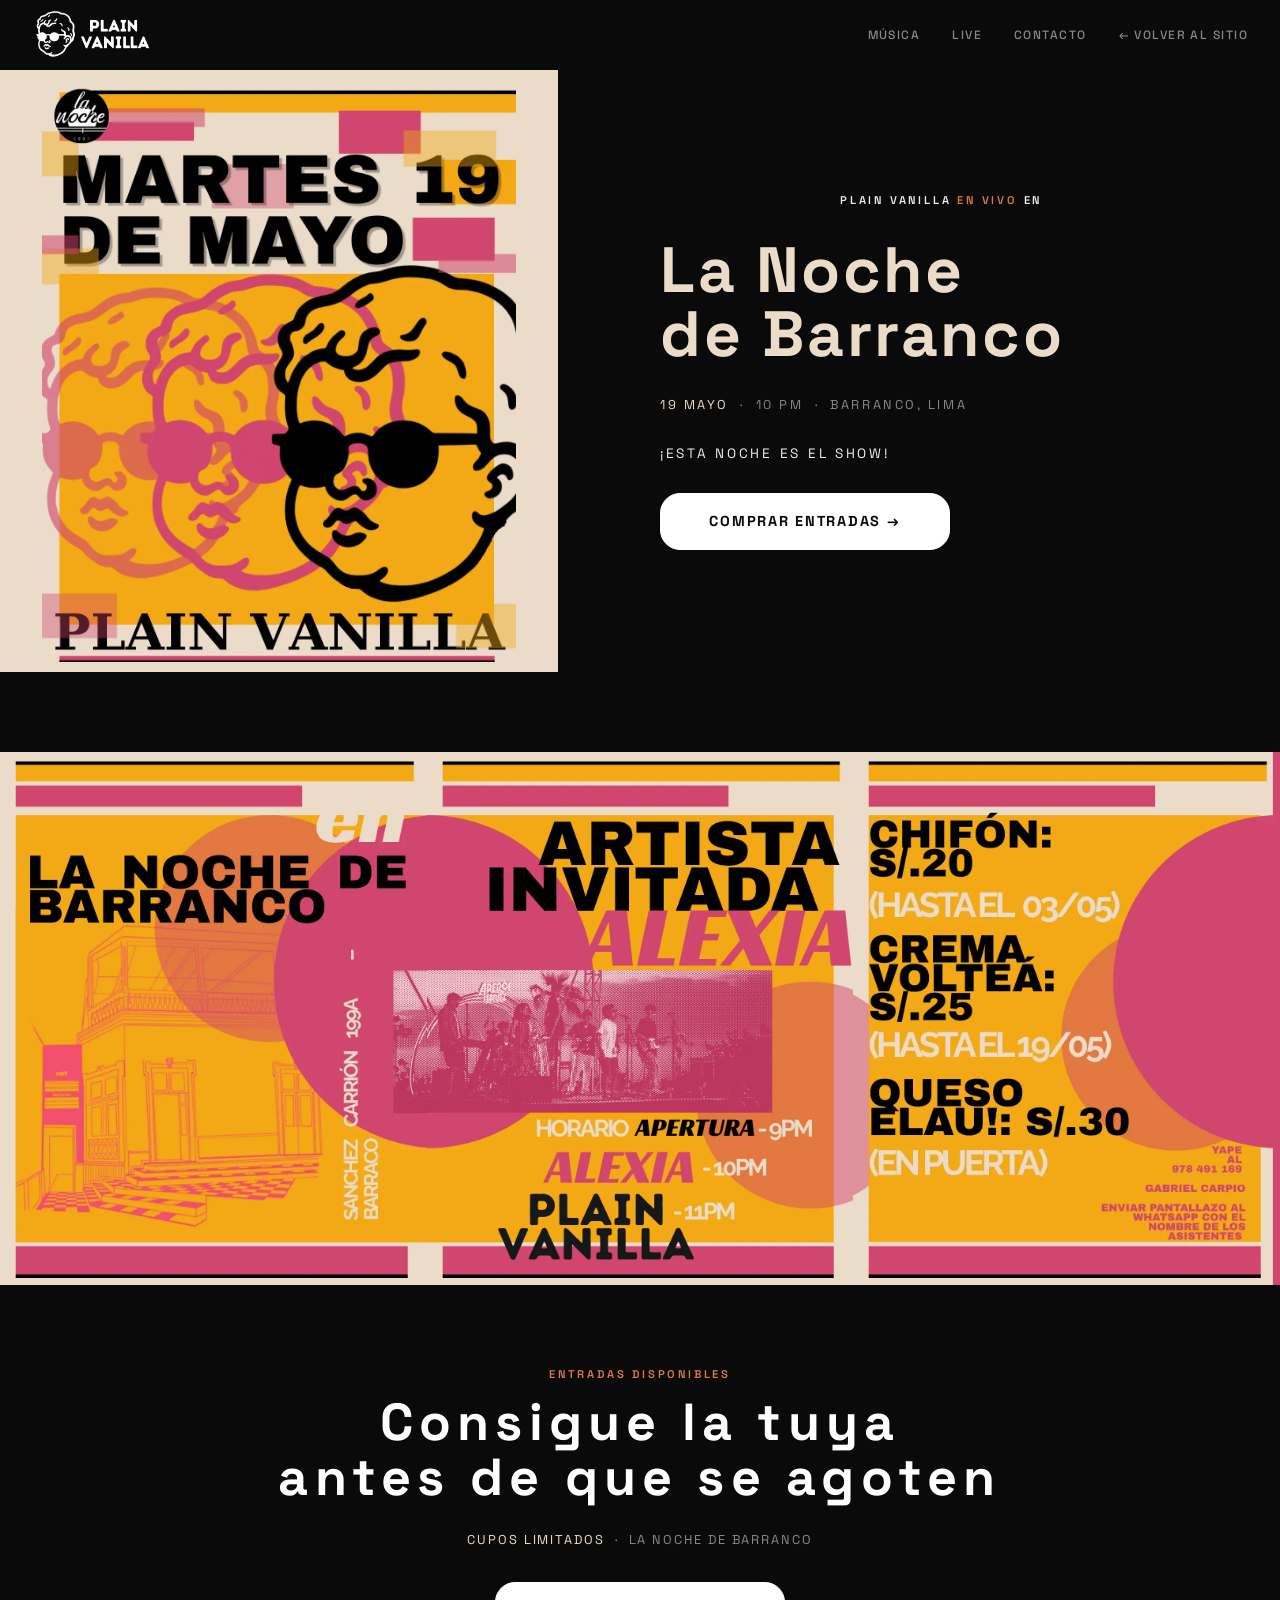
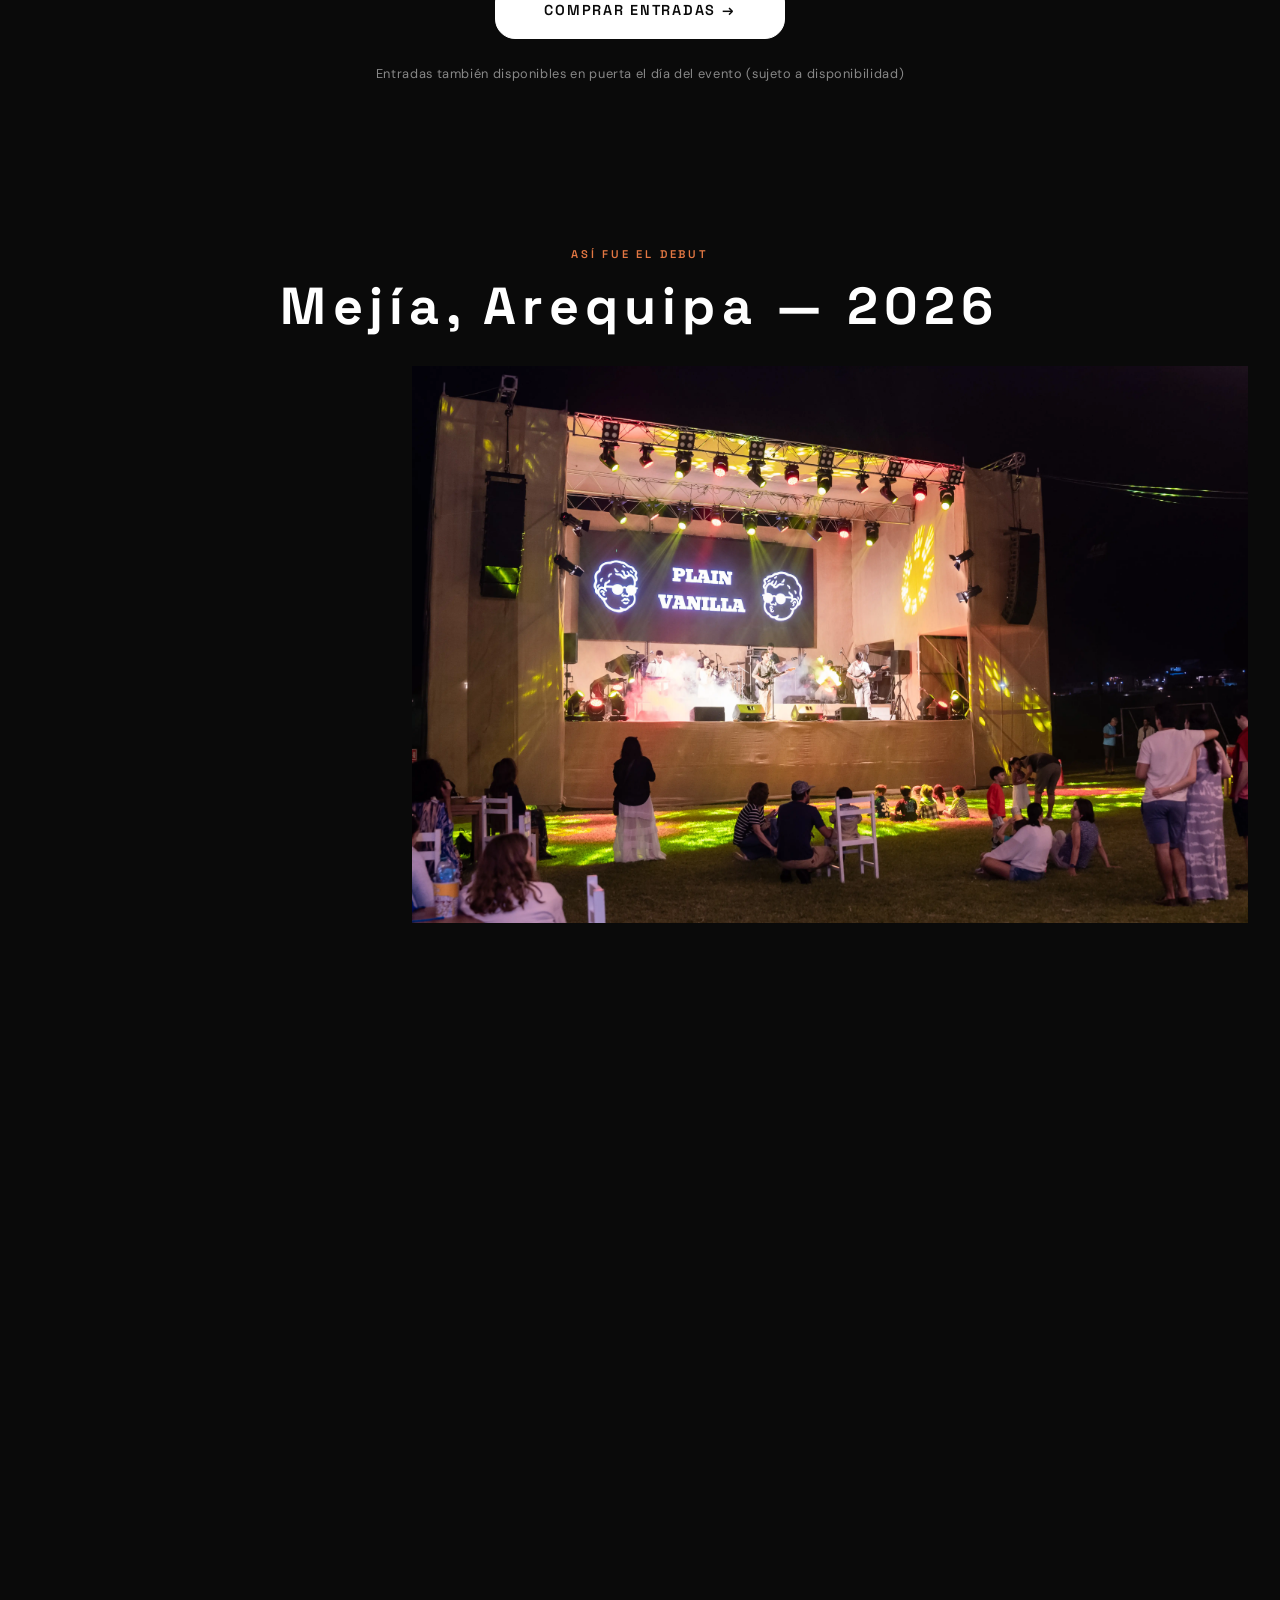
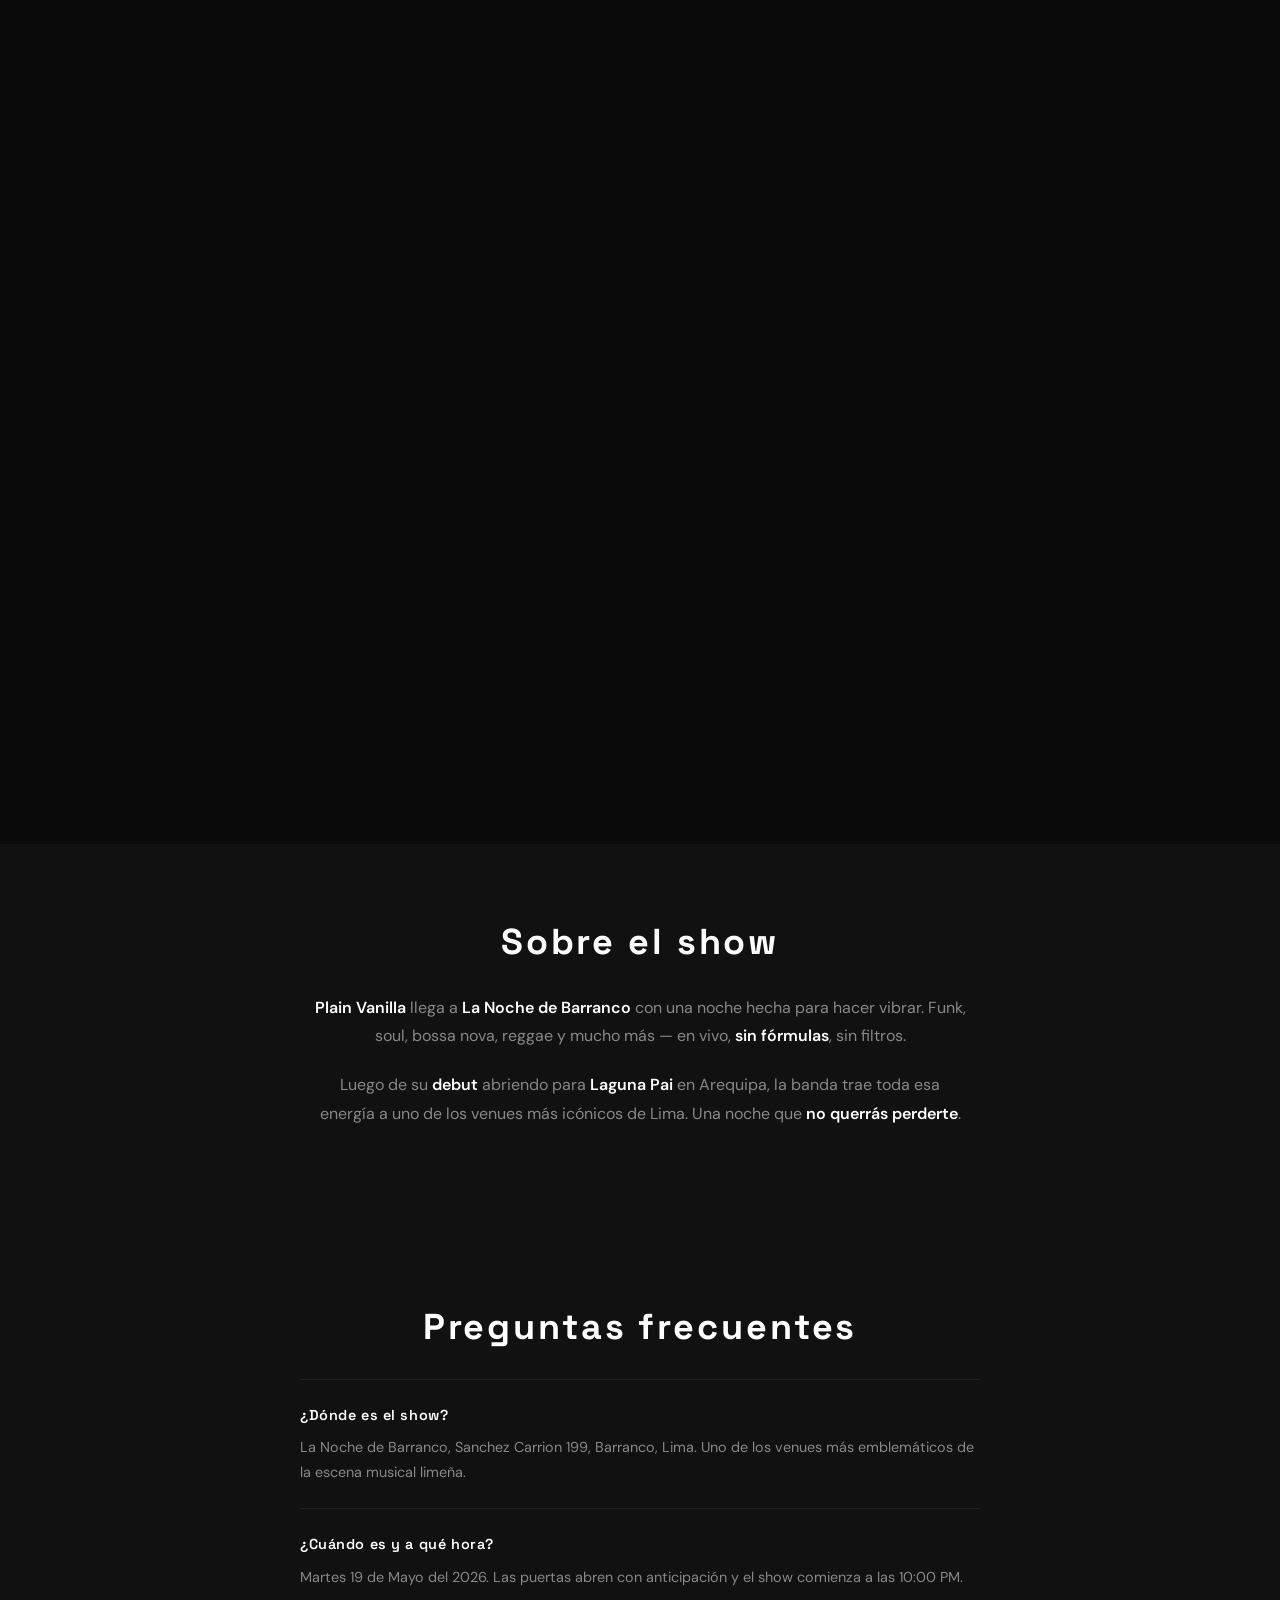
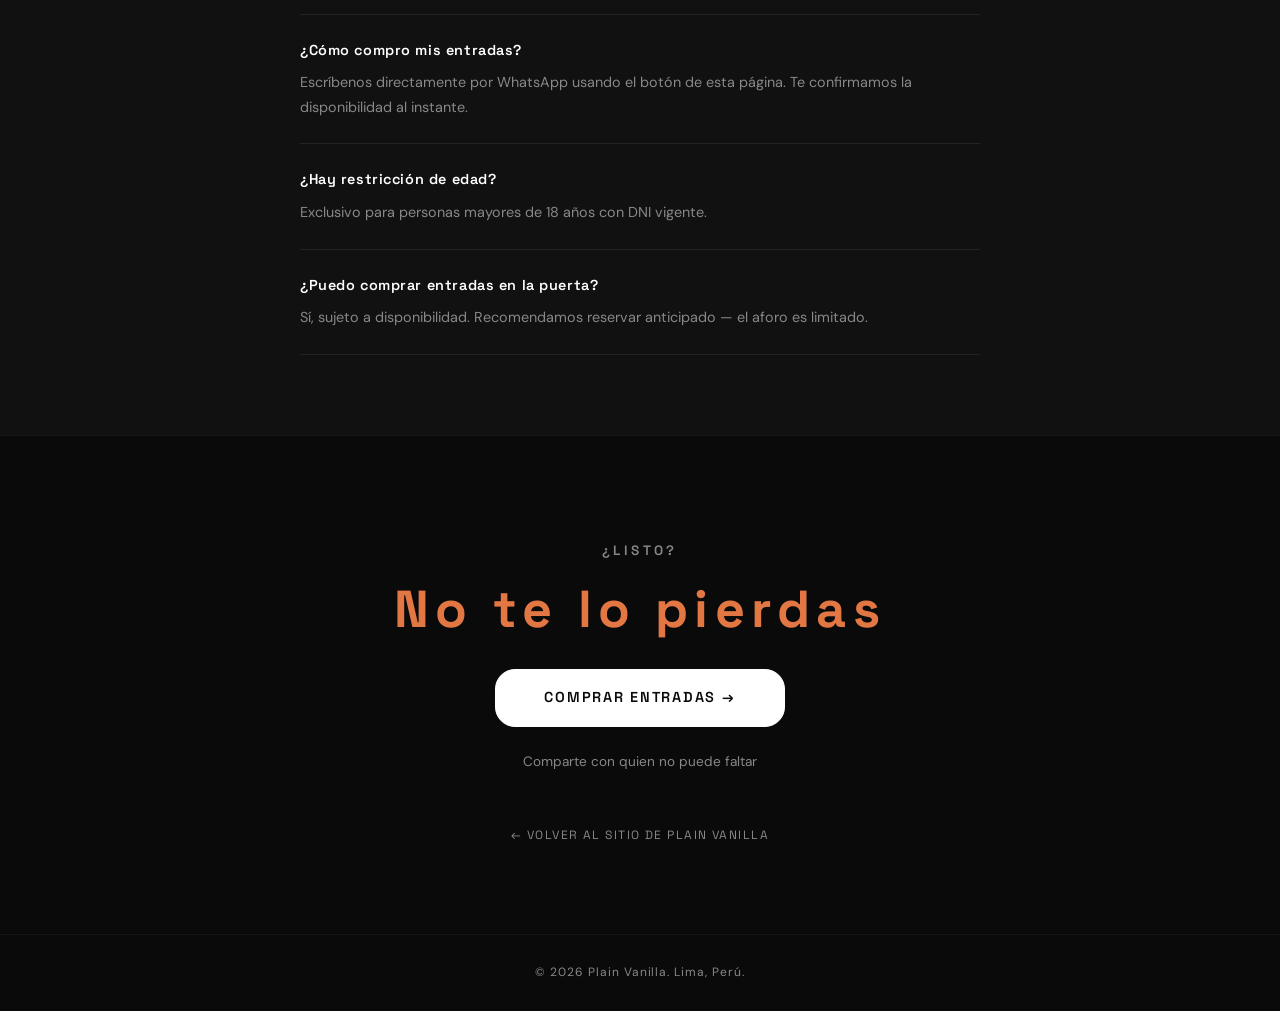
<file: show.html>
<!DOCTYPE html>
<html lang="es">
<head>
  <meta charset="UTF-8">
  <meta name="viewport" content="width=device-width, initial-scale=1.0">
  <title>Plain Vanilla — La Noche de Barranco · 19 Mayo 2026</title>
  <meta name="description" content="Plain Vanilla en vivo. La Noche de Barranco, Lima. Martes 19 de Mayo 2026 · 10:00 PM. Consigue tus entradas ahora.">

  <!-- Canonical -->
  <link rel="canonical" href="https://plainvanilla-pe.github.io/show.html">

  <!-- Open Graph -->
  <meta property="og:title"       content="Plain Vanilla en vivo — La Noche de Barranco">
  <meta property="og:description" content="Martes 19 de Mayo · 10:00 PM · La Noche de Barranco, Lima. Consigue tus entradas.">
  <meta property="og:image"       content="https://plainvanilla-pe.github.io/assets/Live/la-noche-1905/LaNoche_02.webp">
  <meta property="og:url"         content="https://plainvanilla-pe.github.io/show.html">
  <meta property="og:type"        content="event">
  <meta property="og:locale"      content="es_PE">

  <!-- Twitter Card -->
  <meta name="twitter:card"        content="summary_large_image">
  <meta name="twitter:title"       content="Plain Vanilla en vivo — La Noche de Barranco">
  <meta name="twitter:description" content="Martes 19 de Mayo · 10:00 PM · Lima. Consigue tus entradas.">
  <meta name="twitter:image"       content="https://plainvanilla-pe.github.io/assets/Live/la-noche-1905/LaNoche_02.webp">

  <!-- Favicon -->
  <link rel="icon" href="assets/Marca/logo.png" type="image/png">

  <!-- Fonts -->
  <link rel="preconnect" href="https://fonts.googleapis.com">
  <link rel="preconnect" href="https://fonts.gstatic.com" crossorigin>
  <link href="https://fonts.googleapis.com/css2?family=DM+Sans:ital,opsz,wght@0,9..40,300;0,9..40,400;0,9..40,500;1,9..40,300&family=Space+Grotesk:wght@300;400;500;600;700&display=swap" rel="stylesheet">

  <link rel="stylesheet" href="css/styles.css">
</head>
<body>

  <!-- ══════════════════════════════════════════
       NAVBAR
  ══════════════════════════════════════════ -->
  <nav id="navbar" role="navigation" aria-label="Navegación">
    <a href="index.html" class="nav-logo" aria-label="Plain Vanilla — volver al sitio">
      <img src="assets/Marca/logo_y_typo.png" alt="Logo Plain Vanilla">
    </a>

    <ul class="nav-links" id="nav-menu">
      <li><a href="index.html#musica">Música</a></li>
      <li><a href="index.html#live">Live</a></li>
      <li><a href="index.html#contacto">Contacto</a></li>
      <li><a href="index.html" class="nav-show-btn">← Volver al sitio</a></li>
    </ul>

    <button class="hamburger" aria-label="Abrir menú" aria-expanded="false" aria-controls="nav-menu">
      <span></span>
      <span></span>
      <span></span>
    </button>
  </nav>


  <!-- ══════════════════════════════════════════
       HERO DEL SHOW
  ══════════════════════════════════════════ -->
  <section class="show-hero" aria-label="Plain Vanilla en La Noche de Barranco">
    <div class="show-hero-split">

      <!-- Columna izquierda: imagen del evento -->
      <div class="show-hero-left">
        <img src="assets/proximo-show/1.webp"
             alt="La Noche de Barranco — Plain Vanilla en vivo"
             class="show-hero-img">
      </div>

      <!-- Columna derecha: info + countdown -->
      <div class="show-hero-right">
        <p class="eyebrow">Plain Vanilla <span class="accent-orange">EN VIVO</span> EN</p>
        <h1 class="show-title">La Noche<br>de Barranco</h1>
        <p class="show-venue-line">
          <span class="accent-cream">19 Mayo</span> &nbsp;&middot;&nbsp; 10 PM &nbsp;&middot;&nbsp; Barranco, Lima
        </p>

        <div class="show-hero-countdown" id="countdown-show" aria-live="polite">
          <div class="countdown-unit">
            <span class="countdown-num" id="s-days">--</span>
            <span class="countdown-label">días</span>
          </div>
          <span class="countdown-sep" aria-hidden="true">:</span>
          <div class="countdown-unit">
            <span class="countdown-num" id="s-hours">--</span>
            <span class="countdown-label">horas</span>
          </div>
          <span class="countdown-sep" aria-hidden="true">:</span>
          <div class="countdown-unit">
            <span class="countdown-num" id="s-minutes">--</span>
            <span class="countdown-label">min</span>
          </div>
          <span class="countdown-sep" aria-hidden="true">:</span>
          <div class="countdown-unit">
            <span class="countdown-num" id="s-seconds">--</span>
            <span class="countdown-label">seg</span>
          </div>
        </div>

        <a href="https://api.whatsapp.com/send/?phone=51978491169&text=Hola%21%20Quiero%2010%20entradas%20para%20el%20concierto%20en%20la%20Noche%20de%20Barranco%20%F0%9F%91%80&type=phone_number&app_absent=0"
           class="show-ticket-link" target="_blank" rel="noopener">
          COMPRAR ENTRADAS →
        </a>
      </div>

    </div>
  </section>


  <!-- ══════════════════════════════════════════
       ARTE DEL EVENTO
  ══════════════════════════════════════════ -->
  <section class="show-art-section" aria-label="Arte del evento">
    <div class="show-art-grid">
      <div class="show-art-item">
        <img src="assets/proximo-show/2.webp" alt="Plain Vanilla — La Noche de Barranco" loading="lazy" decoding="async">
      </div>
      <div class="show-art-item">
        <img src="assets/proximo-show/3.webp" alt="Plain Vanilla — La Noche de Barranco" loading="lazy" decoding="async">
      </div>
      <div class="show-art-item">
        <img src="assets/proximo-show/4.webp" alt="Plain Vanilla — La Noche de Barranco" loading="lazy" decoding="async">
      </div>
    </div>
  </section>




  <!-- ══════════════════════════════════════════
       CTA PRINCIPAL — ENTRADAS
  ══════════════════════════════════════════ -->
  <section class="show-cta-section" id="entradas" aria-label="Compra de entradas">
    <p class="eyebrow eyebrow--orange" style="margin-bottom:.75rem">Entradas disponibles</p>
    <h2 class="section-title fade-in" style="margin-bottom:1.5rem">
      Consigue la tuya<br>antes de que se agoten
    </h2>
    <p class="ticket-price fade-in"><span class="accent-cream">Cupos limitados</span> &nbsp;&middot;&nbsp; La Noche de Barranco</p>

    <a href="https://api.whatsapp.com/send/?phone=51978491169&text=Hola%21%20Quiero%2010%20entradas%20para%20el%20concierto%20en%20la%20Noche%20de%20Barranco%20%F0%9F%91%80&type=phone_number&app_absent=0"
       class="btn btn-primary fade-in" style="font-size:.9rem;padding:1rem 3rem"
       target="_blank" rel="noopener">
      COMPRAR ENTRADAS →
    </a>

    <p style="margin-top:1.5rem;color:var(--muted);font-size:.8rem;letter-spacing:.05em">
      Entradas también disponibles en puerta el día del evento (sujeto a disponibilidad)
    </p>
  </section>


  <!-- ══════════════════════════════════════════
       GALERÍA FOMO
  ══════════════════════════════════════════ -->
  <section class="show-gallery" aria-label="Fotos del show anterior">
    <div class="container" style="margin-bottom:2rem">
      <p class="eyebrow eyebrow--orange fade-in" style="text-align:center">Así fue el debut</p>
      <h2 class="section-title fade-in" style="margin-bottom:0">Mejía, Arequipa — 2026</h2>
    </div>

    <div class="fomo-cols">
      <!-- Columna izquierda: videos -->
      <div class="fomo-video-col fade-in">
        <div class="fomo-video-main">
          <iframe src="https://www.youtube.com/embed/Dt7FpINKjpA?si=6M-y-SIh2F-dyrSy"
                  title="Plain Vanilla en vivo — Mejía, Arequipa"
                  frameborder="0"
                  allow="accelerometer; autoplay; clipboard-write; encrypted-media; gyroscope; picture-in-picture; web-share"
                  referrerpolicy="strict-origin-when-cross-origin"
                  allowfullscreen loading="lazy"></iframe>
        </div>
        <div class="fomo-video-row">
          <div class="fomo-video-small">
            <iframe src="https://www.youtube.com/embed/wMpTbeu92oo?si=hFTrx7WLnqI_RAJC"
                    title="Plain Vanilla en vivo — video 2"
                    frameborder="0"
                    allow="accelerometer; autoplay; clipboard-write; encrypted-media; gyroscope; picture-in-picture; web-share"
                    referrerpolicy="strict-origin-when-cross-origin"
                    allowfullscreen loading="lazy"></iframe>
          </div>
          <div class="fomo-video-small">
            <iframe src="https://www.youtube.com/embed/gZ8BKcrG7ZQ?si=ktiTsYiLLAmGVEdS"
                    title="Plain Vanilla en vivo — video 3"
                    frameborder="0"
                    allow="accelerometer; autoplay; clipboard-write; encrypted-media; gyroscope; picture-in-picture; web-share"
                    referrerpolicy="strict-origin-when-cross-origin"
                    allowfullscreen loading="lazy"></iframe>
          </div>
        </div>
      </div>

      <!-- Columna derecha: fotos staggered -->
      <div class="fomo-photo-col fade-in">
        <div class="fp-sm">
          <img src="assets/Live/aperol-25/live-mejia-06.webp" alt="Plain Vanilla en vivo" loading="lazy" decoding="async">
        </div>
        <div class="fp-sm">
          <img src="assets/Live/aperol-25/live-aperol-03.webp" alt="Plain Vanilla en vivo" loading="lazy" decoding="async">
        </div>
        <div class="fp-stack">
          <div class="fp-c">
            <img src="assets/Live/aperol-25/live-aperol-08.webp" alt="Plain Vanilla en vivo" loading="lazy" decoding="async">
          </div>
          <div class="fp-d">
            <img src="assets/Live/aperol-25/live-aperol-06.webp" alt="Plain Vanilla en vivo" loading="lazy" decoding="async">
          </div>
        </div>
        <div class="fp-tall">
          <img src="assets/Live/mejia/live-mejia-07.webp" alt="Plain Vanilla en vivo" loading="lazy" decoding="async">
        </div>
      </div>
    </div>
  </section>


  <!-- ══════════════════════════════════════════
       SOBRE EL SHOW
  ══════════════════════════════════════════ -->
  <section class="show-about" aria-label="Sobre el show">
    <div class="container">
      <h2 class="fade-in">Sobre el show</h2>
      <p class="fade-in">
        <strong class="highlight">Plain Vanilla</strong> llega a <strong class="highlight">La Noche de Barranco</strong> con una noche hecha para hacer vibrar.
        Funk, soul, bossa nova, reggae y mucho más — en vivo, <strong class="highlight">sin fórmulas</strong>, sin filtros.
      </p>
      <p class="fade-in">
        Luego de su <strong class="highlight">debut</strong> abriendo para <strong class="highlight">Laguna Pai</strong> en Arequipa, la banda trae toda esa
        energía a uno de los venues más icónicos de Lima. Una noche que <strong class="highlight">no querrás perderte</strong>.
      </p>
    </div>
  </section>


  <!-- ══════════════════════════════════════════
       FAQ
  ══════════════════════════════════════════ -->
  <section class="show-faq" aria-label="Preguntas frecuentes">
    <h2 class="fade-in">Preguntas frecuentes</h2>

    <ul class="faq-list">
      <li class="faq-item fade-in">
        <p class="faq-q">¿Dónde es el show?</p>
        <p class="faq-a">La Noche de Barranco, Sanchez Carrion 199, Barranco, Lima. Uno de los venues más emblemáticos de la escena musical limeña.</p>
      </li>
      <li class="faq-item fade-in">
        <p class="faq-q">¿Cuándo es y a qué hora?</p>
        <p class="faq-a">Martes 19 de Mayo del 2026. Las puertas abren con anticipación y el show comienza a las 10:00 PM.</p>
      </li>
      <li class="faq-item fade-in">
        <p class="faq-q">¿Cómo compro mis entradas?</p>
        <p class="faq-a">Escríbenos directamente por WhatsApp usando el botón de esta página. Te confirmamos la disponibilidad al instante.</p>
      </li>
      <li class="faq-item fade-in">
        <p class="faq-q">¿Hay restricción de edad?</p>
        <p class="faq-a">Exclusivo para personas mayores de 18 años con DNI vigente.</p>
      </li>
      <li class="faq-item fade-in">
        <p class="faq-q">¿Puedo comprar entradas en la puerta?</p>
        <p class="faq-a">Sí, sujeto a disponibilidad. Recomendamos reservar anticipado — el aforo es limitado.</p>
      </li>
    </ul>
  </section>


  <!-- ══════════════════════════════════════════
       FOOTER CTA
  ══════════════════════════════════════════ -->
  <section class="show-footer-cta">
    <p class="eyebrow eyebrow--orange" style="margin-bottom:1.25rem">¿Listo?</p>
    <h2 class="section-title fade-in" style="margin-bottom:2rem;color:#e27743">No te lo pierdas</h2>

    <a href="https://api.whatsapp.com/send/?phone=51978491169&text=Hola%21%20Quiero%2010%20entradas%20para%20el%20concierto%20en%20la%20Noche%20de%20Barranco%20%F0%9F%91%80&type=phone_number&app_absent=0"
       class="btn btn-primary fade-in" style="font-size:.9rem;padding:1rem 3rem"
       target="_blank" rel="noopener">
      COMPRAR ENTRADAS →
    </a>

    <p class="fade-in">Comparte con quien no puede faltar</p>

    <div style="margin-top:3rem">
      <a href="index.html" class="back-link">← Volver al sitio de Plain Vanilla</a>
    </div>
  </section>


  <!-- ══════════════════════════════════════════
       FOOTER
  ══════════════════════════════════════════ -->
  <footer class="site-footer">
    <p>&copy; 2026 Plain Vanilla. Lima, Perú.</p>
  </footer>

  <script type="application/ld+json">
  {
    "@context": "https://schema.org",
    "@type": "MusicEvent",
    "name": "Plain Vanilla — La Noche de Barranco",
    "startDate": "2026-05-19T22:00:00-05:00",
    "endDate": "2026-05-20T02:00:00-05:00",
    "eventStatus": "https://schema.org/EventScheduled",
    "eventAttendanceMode": "https://schema.org/OfflineEventAttendanceMode",
    "description": "Plain Vanilla en vivo en La Noche de Barranco, Lima. Martes 19 de Mayo 2026 a las 10 PM.",
    "url": "https://plainvanilla-pe.github.io/show.html",
    "performer": {
      "@type": "MusicGroup",
      "name": "Plain Vanilla",
      "url": "https://plainvanilla-pe.github.io/"
    },
    "location": {
      "@type": "MusicVenue",
      "name": "La Noche de Barranco",
      "address": {
        "@type": "PostalAddress",
        "streetAddress": "Sanchez Carrion 199",
        "addressLocality": "Barranco",
        "addressRegion": "Lima",
        "addressCountry": "PE"
      }
    }
  }
  </script>
  <script src="js/utils.js"></script>
  <script src="js/show.js"></script>
</body>
</html>
</file>
<file: css/styles.css>
/* ============================================================
   PLAIN VANILLA — styles.css
   Shared styles for index.html and show.html
   ============================================================ */

/* === RESET & BASE === */
*, *::before, *::after {
  box-sizing: border-box;
  margin: 0;
  padding: 0;
}

:root {
  --bg:         #0a0a0a;
  --surface:    #111111;
  --surface-2:  #181818;
  --text:       #ffffff;
  --muted:      #888888;
  --accent:     #f0ede8;
  --nav-height: 70px;
  --section-v:  5rem;
  --radius:     2px;
  --ease:       0.3s ease;
  --max-w:      1200px;
}

html {
  scroll-behavior: smooth;
  scroll-padding-top: var(--nav-height);
}

body {
  background: var(--bg);
  color: var(--text);
  font-family: 'DM Sans', sans-serif;
  font-size: 16px;
  line-height: 1.65;
  overflow-x: hidden;
  -webkit-font-smoothing: antialiased;
  padding-top: var(--nav-height);
}

img { display: block; max-width: 100%; height: auto; }
a   { color: inherit; text-decoration: none; }
ul  { list-style: none; }

/* === TYPOGRAPHY === */
h1, h2, h3, h4 {
  font-family: 'Space Grotesk', sans-serif;
  font-weight: 700;
  line-height: 1.05;
  letter-spacing: -0.02em;
}

.page-home h1,
.page-home h2,
.page-home h3,
.page-home h4 { color: #e27743; }

.page-home .show-title { color: #ebdcca; }

/* === LAYOUT === */
.container {
  max-width: var(--max-w);
  margin: 0 auto;
  padding: 0 2rem;
}

section { padding: var(--section-v) 0; }

/* === BUTTONS === */
.btn {
  display: inline-flex;
  align-items: center;
  gap: 0.5rem;
  padding: 0.875rem 2.25rem;
  font-family: 'Space Grotesk', sans-serif;
  font-size: 0.8rem;
  font-weight: 600;
  letter-spacing: 0.12em;
  text-transform: uppercase;
  border: 1px solid currentColor;
  border-radius: 20px;
  cursor: pointer;
  transition: background var(--ease), color var(--ease), border-color var(--ease);
  position: relative;
  overflow: hidden;
}

.btn-primary {
  background: var(--text);
  color: var(--bg);
  border-color: var(--text);
}
.btn-primary:hover {
  background: var(--accent);
  border-color: var(--accent);
  color: var(--bg);
}

.btn-outline {
  background: transparent;
  color: var(--text);
  border-color: rgba(255,255,255,0.5);
}
.btn-outline:hover {
  background: var(--text);
  color: var(--bg);
  border-color: var(--text);
}

.btn-sm {
  padding: 0.5rem 1.25rem;
  font-size: 0.7rem;
}

/* === SECTION LABELS === */
.eyebrow {
  font-family: 'Space Grotesk', sans-serif;
  font-size: 0.7rem;
  font-weight: 600;
  letter-spacing: 0.25em;
  text-transform: uppercase;
  color: var(--accent);
  text-align: center;
  margin-bottom: 1rem;
}

.section-title {
  font-size: clamp(2rem, 5vw, 3.25rem);
  text-align: center;
  letter-spacing: 0.12em;
  margin-bottom: 1rem;
}

.section-subtitle {
  text-align: center;
  color: var(--muted);
  max-width: 580px;
  margin: 0 auto 3.5rem;
  font-size: 0.95rem;
}

.section-body {
  max-width: 680px;
  margin: 0 auto 1.25rem;
  text-align: center;
  color: var(--muted);
  font-size: 1rem;
  line-height: 1.8;
}

/* === FADE-IN ON SCROLL === */
.fade-in {
  opacity: 0;
  transform: translateY(28px);
  transition: opacity 0.65s ease, transform 0.65s ease;
}

.fade-in.visible {
  opacity: 1;
  transform: translateY(0);
}

@media (prefers-reduced-motion: reduce) {
  .fade-in {
    opacity: 1;
    transform: none;
    transition: none;
  }
  html { scroll-behavior: auto; }
}

/* ============================================================
   NAVBAR
   ============================================================ */
#navbar {
  position: fixed;
  top: 0; left: 0; right: 0;
  z-index: 1000;
  height: var(--nav-height);
  display: flex;
  align-items: center;
  justify-content: space-between;
  padding: 0 2rem;
  background: var(--bg);
  transition: border-color var(--ease);
  border-bottom: 1px solid transparent;
}

#navbar.scrolled {
  border-bottom-color: rgba(255,255,255,0.06);
}

.nav-logo img {
  height: 51px;
  width: auto;
  object-fit: contain;
  filter: brightness(0) invert(1);
  transition: opacity var(--ease);
}
.nav-logo:hover img { opacity: 0.7; }

.nav-links {
  display: flex;
  align-items: center;
  gap: 2rem;
}

.nav-links a {
  font-family: 'Space Grotesk', sans-serif;
  font-size: 0.75rem;
  font-weight: 500;
  letter-spacing: 0.12em;
  text-transform: uppercase;
  color: var(--muted);
  transition: color var(--ease);
}
.nav-links a:hover { color: var(--text); }



/* Hamburger */
.hamburger {
  display: none;
  flex-direction: column;
  justify-content: center;
  gap: 5px;
  background: none;
  border: none;
  cursor: pointer;
  padding: 8px;
  z-index: 1001;
}
.hamburger span {
  display: block;
  width: 22px;
  height: 1.5px;
  background: var(--text);
  transition: transform var(--ease), opacity var(--ease);
}
.hamburger.open span:nth-child(1) { transform: translateY(6.5px) rotate(45deg); }
.hamburger.open span:nth-child(2) { opacity: 0; }
.hamburger.open span:nth-child(3) { transform: translateY(-6.5px) rotate(-45deg); }

@media (max-width: 768px) {
  .hamburger { display: flex; }

  .nav-links {
    position: fixed;
    inset: var(--nav-height) 0 0 0;
    z-index: 999;
    background: rgba(10,10,10,0.98);
    backdrop-filter: blur(14px);
    -webkit-backdrop-filter: blur(14px);
    flex-direction: column;
    align-items: center;
    justify-content: center;
    gap: 2rem;
    overscroll-behavior: contain;
    transform: translateX(100%);
    transition: transform var(--ease);
    pointer-events: none;
  }
  .nav-links.open {
    transform: translateX(0);
    pointer-events: all;
  }
  .nav-links a {
    font-size: 1.1rem;
    min-height: 44px;
    display: flex;
    align-items: center;
    padding: 0 1rem;
  }
}

/* ============================================================
   HERO — CAROUSEL
   ============================================================ */
#hero {
  position: relative;
  height: calc(100svh - var(--nav-height));
  min-height: calc(560px - var(--nav-height));
  overflow: hidden;
  padding: 0;
  cursor: grab;
}
#hero:active { cursor: grabbing; }

/* Slides */
.carousel-slide {
  position: absolute;
  inset: 0;
  opacity: 0;
  pointer-events: none;
  transition: opacity 0.8s ease;
  display: flex;
  align-items: center;
  justify-content: center;
}
.carousel-slide.is-active {
  opacity: 1;
  pointer-events: auto;
}

/* Slide 2: show hero dentro del carrusel */
.carousel-slide--show {
  background: var(--bg);
  align-items: center;
  justify-content: flex-start;
}
.carousel-slide--show .show-hero-split {
  width: 100%;
}

/* Flechas */
.carousel-arrow {
  position: absolute;
  top: 50%;
  transform: translateY(-50%);
  z-index: 10;
  background: rgba(255,255,255,0.08);
  border: 1px solid rgba(255,255,255,0.15);
  color: var(--text);
  width: 44px;
  height: 44px;
  border-radius: 50%;
  font-size: 1.1rem;
  cursor: pointer;
  display: flex;
  align-items: center;
  justify-content: center;
  transition: background var(--ease), border-color var(--ease);
}
.carousel-arrow:hover { background: rgba(255,255,255,0.18); border-color: rgba(255,255,255,0.35); }
.carousel-arrow--prev { left: 1.5rem; }
.carousel-arrow--next { right: 1.5rem; }

/* Dots */
.carousel-dots {
  position: absolute;
  bottom: 1.75rem;
  left: 50%;
  transform: translateX(-50%);
  display: flex;
  gap: 8px;
  z-index: 10;
}
.carousel-dot {
  width: 8px;
  height: 8px;
  border-radius: 50%;
  border: none;
  background: rgba(255,255,255,0.3);
  cursor: pointer;
  padding: 0;
  transition: background var(--ease), transform var(--ease);
}
.carousel-dot.is-active {
  background: #e27743;
  transform: scale(1.25);
}

@media (max-width: 768px) {
  .carousel-arrow { display: none; }
  .carousel-dot   { width: 10px; height: 10px; }
  .carousel-slide { bottom: 3rem; }
  .carousel-dots  { bottom: 0; height: 3rem; align-items: center; }
  .hero-bg {
    inset: 0;
    background-position: center 25%;
  }
}

.hero-bg {
  position: absolute;
  inset: -10%;
  background-size: cover;
  background-position: center;
  background-repeat: no-repeat;
  will-change: transform;
}

.hero-bg::after {
  content: '';
  position: absolute;
  inset: 0;
  background: linear-gradient(
    to bottom,
    rgba(10,10,10,0.25) 0%,
    rgba(10,10,10,0.15) 40%,
    rgba(10,10,10,0.75) 100%
  );
}

.hero-video-wrap {
  position: absolute;
  inset: 0;
  z-index: 0;
}

video.hero-bg {
  inset: 0;
  width: 100%;
  height: 100%;
  object-fit: cover;
}

video.hero-bg::after { content: none; }

.hero-bg-overlay {
  position: absolute;
  inset: 0;
  background: linear-gradient(
    to bottom,
    rgba(10,10,10,0.25) 0%,
    rgba(10,10,10,0.15) 40%,
    rgba(10,10,10,0.75) 100%
  );
  pointer-events: none;
}

.hero-mute-btn {
  position: absolute;
  bottom: 4.5rem;
  right: 1.5rem;
  z-index: 10;
  width: 100px;
  height: 100px;
  border-radius: 50%;
  background: rgba(0,0,0,.5);
  border: 1px solid rgba(255,255,255,.15);
  display: flex;
  align-items: center;
  justify-content: center;
  cursor: pointer;
  opacity: 0.5;
  transition: opacity var(--ease);
  backdrop-filter: blur(4px);
  -webkit-backdrop-filter: blur(4px);
  color: white;
}

.hero-mute-btn:hover { opacity: 1; }

@media (max-width: 768px) {
  .hero-mute-btn {
    bottom: 3.5rem;
    right: 1rem;
    width: 50px;
    height: 50px;
  }
  .hero-mute-btn svg {
    width: 40px;
    height: 40px;
  }
}

.hero-content {
  position: relative;
  z-index: 1;
  text-align: center;
  display: flex;
  flex-direction: column;
  align-items: center;
  gap: 2rem;
  padding: 0 1.5rem;
}

.hero-logo {
  width: 70px;
  height: auto;
  filter: brightness(0) invert(1);
  opacity: 0.9;
}

.hero-content h1 {
  font-size: clamp(4.5rem, 18vw, 11rem);
  font-weight: 700;
  letter-spacing: 0.06em;
  line-height: 0.88;
  text-shadow: 0 4px 60px rgba(0,0,0,0.4);
}

/* ============================================================
   PRÓXIMO SENCILLO
   ============================================================ */
#proximo-sencillo {
  background: var(--surface);
  padding: var(--section-v) 2rem;
  border-top: 1px solid rgba(255,255,255,0.06);
  border-bottom: 1px solid rgba(255,255,255,0.06);
}

/* Dos columnas: portada izq | info + countdown der */
.release-split {
  display: grid;
  grid-template-columns: 1fr 1fr;
  gap: 4rem;
  align-items: center;
  max-width: 960px;
  margin: 0 auto;
}

/* Portada B&W */
.release-cover-wrap {
  display: flex;
  justify-content: center;
}

.release-cover {
  position: relative;
  width: 100%;
  max-width: 380px;
  aspect-ratio: 1;
  overflow: hidden;
}

.release-cover img {
  width: 100%;
  height: 100%;
  object-fit: cover;
  filter: grayscale(100%) contrast(1.08);
  display: block;
}

/* Overlay con fecha */
.release-date-overlay {
  position: absolute;
  bottom: 0;
  left: 0;
  right: 0;
  padding: 1.5rem 1.25rem 1.25rem;
  background: linear-gradient(to top, rgba(0,0,0,0.88) 0%, transparent 100%);
  display: flex;
  flex-direction: column;
  align-items: center;
  gap: 0.2rem;
}

.overlay-label {
  font-family: 'Space Grotesk', sans-serif;
  font-size: 0.6rem;
  letter-spacing: 0.3em;
  text-transform: uppercase;
  color: var(--accent);
}

.overlay-date {
  font-family: 'Space Grotesk', sans-serif;
  font-size: 1.6rem;
  font-weight: 700;
  letter-spacing: 0.08em;
  color: #ffffff;
  line-height: 1;
}

/* Info + countdown: alineado a la izquierda en desktop */
.release-info {
  display: flex;
  flex-direction: column;
  align-items: flex-start;
  gap: 0;
}

.release-info .eyebrow {
  text-align: left;
}

.release-name {
  font-size: clamp(2.5rem, 6vw, 4.5rem);
  letter-spacing: 0.05em;
  color: var(--accent);
  margin-bottom: 0.5rem;
  font-style: italic;
  line-height: 1;
}

.release-date-tag {
  font-family: 'Space Grotesk', sans-serif;
  font-size: 0.75rem;
  letter-spacing: 0.35em;
  color: var(--muted);
  margin-bottom: 2.5rem;
  text-transform: uppercase;
}

.release-info .countdown {
  justify-content: flex-start;
  margin-bottom: 2.5rem;
}

/* Mobile: stack */
@media (max-width: 700px) {
  .release-split {
    grid-template-columns: 1fr;
    gap: 2.5rem;
  }
  .release-cover {
    max-width: 260px;
    margin: 0 auto;
  }
  .release-info {
    align-items: center;
  }
  .release-info .eyebrow,
  .release-info .countdown {
    text-align: center;
    justify-content: center;
  }
}

@media (max-width: 480px) {
  #proximo-sencillo .countdown-num  { font-size: 2rem; }
  #proximo-sencillo .countdown-sep  { font-size: 1.4rem; }
  #proximo-sencillo .countdown-unit { min-width: 52px; }
}

.countdown {
  display: flex;
  align-items: flex-start;
  justify-content: center;
  gap: 0.25rem;
  margin-bottom: 3rem;
}

.countdown-unit {
  display: flex;
  flex-direction: column;
  align-items: center;
  min-width: 90px;
}

.countdown-num {
  font-family: 'Space Grotesk', sans-serif;
  font-size: clamp(2.5rem, 7vw, 4.5rem);
  font-weight: 700;
  line-height: 1;
  color: var(--text);
  font-variant-numeric: tabular-nums;
}

.countdown-label {
  font-size: 0.6rem;
  letter-spacing: 0.2em;
  text-transform: uppercase;
  color: var(--muted);
  margin-top: 0.35rem;
}

.countdown-sep {
  font-family: 'Space Grotesk', sans-serif;
  font-size: clamp(2rem, 5vw, 3.5rem);
  font-weight: 300;
  color: rgba(255,255,255,0.2);
  padding-top: 0.05em;
  line-height: 1;
  user-select: none;
}

/* ============================================================
   NOSOTROS
   ============================================================ */
#nosotros { background: var(--bg); }

.members-grid {
  display: grid;
  grid-template-columns: repeat(4, 1fr);
  gap: 1.5rem;
  margin-top: 3.5rem;
}

.member-card { text-align: center; }

.member-photo {
  aspect-ratio: 3 / 4;
  overflow: hidden;
  margin-bottom: 1rem;
  background: var(--surface-2);
}

.member-photo img {
  width: 100%;
  height: 100%;
  object-fit: cover;
  object-position: top center;
  transition: transform 0.55s ease;
}
.member-card:hover .member-photo img { transform: scale(1.05); }

.member-photo-placeholder {
  width: 100%;
  height: 100%;
  background: var(--surface-2);
  display: flex;
  align-items: center;
  justify-content: center;
}

.member-photo-placeholder svg {
  width: 40px;
  opacity: 0.2;
}

.member-card h3 {
  font-size: 0.9rem;
  font-weight: 600;
  letter-spacing: 0.03em;
  margin-bottom: 0.3rem;
}
.member-card .member-role {
  font-size: 0.75rem;
  color: var(--muted);
  letter-spacing: 0.06em;
}

@media (max-width: 860px) {
  .members-grid { grid-template-columns: repeat(2, 1fr); }
}
@media (max-width: 480px) {
  .members-grid { grid-template-columns: repeat(2, 1fr); gap: 1rem; }
}



/* Galería page intro */
.galeria-intro {
  padding-top: 4rem;
  padding-bottom: 0;
}

#galeria { padding-top: 1.5rem; }

/* Gallery sections */
.gallery-section {
  margin-bottom: 3.5rem;
}

.gallery-section-header {
  margin-bottom: 1.25rem;
}

.gallery-section-title {
  font-size: clamp(1.1rem, 2.2vw, 1.45rem);
  letter-spacing: 0.05em;
  font-weight: 400;
}

.gallery-section-meta {
  font-size: 0.72em;
  letter-spacing: 0.14em;
  color: var(--muted);
  font-family: 'Space Grotesk', sans-serif;
  text-transform: uppercase;
  vertical-align: middle;
}

.gallery-item--hidden {
  display: none;
}

.gallery-item--reduced img {
  width: 67%;
  margin: 0 auto;
}

.gallery-expand-btn,
.gallery-collapse-btn {
  display: inline-block;
  margin-top: 0.875rem;
  background: none;
  border: none;
  font-family: 'Space Grotesk', sans-serif;
  font-size: 0.75rem;
  letter-spacing: 0.16em;
  text-transform: uppercase;
  color: var(--muted);
  cursor: pointer;
  padding: 0;
  transition: color var(--ease);
}
.gallery-expand-btn:hover,
.gallery-collapse-btn:hover { color: var(--text); }
.gallery-expand-btn[hidden],
.gallery-collapse-btn[hidden] { display: none; }

/* Gallery grid */
.gallery-grid {
  columns: 3;
  column-gap: 0.625rem;
}

.gallery-item {
  break-inside: avoid;
  margin-bottom: 0.625rem;
  overflow: hidden;
  cursor: pointer;
  position: relative;
}

.gallery-item img {
  width: 100%;
  display: block;
  transition: transform 0.45s ease, filter 0.45s ease;
}

.gallery-item::after {
  content: '';
  position: absolute;
  inset: 0;
  background: rgba(0,0,0,0);
  transition: background 0.35s ease;
}

.gallery-item:hover img { transform: scale(1.04); }
.gallery-item:hover::after { background: rgba(0,0,0,0.35); }

@media (max-width: 768px) { .gallery-grid { columns: 2; } }
@media (max-width: 480px) { .gallery-grid { columns: 1; } }

/* ============================================================
   LIGHTBOX
   ============================================================ */
#lightbox {
  position: fixed;
  inset: 0;
  z-index: 9999;
  background: rgba(0,0,0,0.94);
  display: flex;
  align-items: center;
  justify-content: center;
  opacity: 0;
  pointer-events: none;
  transition: opacity 0.3s ease;
}

#lightbox.open {
  opacity: 1;
  pointer-events: all;
}

.lightbox-img {
  max-width: 88vw;
  max-height: 82vh;
  object-fit: contain;
  user-select: none;
  display: block;
}

.lightbox-close {
  position: absolute;
  top: 1.25rem;
  right: 1.5rem;
  background: none;
  border: none;
  color: var(--text);
  font-size: 1.75rem;
  line-height: 1;
  cursor: pointer;
  opacity: 0.5;
  transition: opacity var(--ease);
  font-family: 'Space Grotesk', sans-serif;
}
.lightbox-close:hover { opacity: 1; }

.lightbox-nav {
  position: absolute;
  top: 50%;
  transform: translateY(-50%);
  background: rgba(255,255,255,0.05);
  border: 1px solid rgba(255,255,255,0.15);
  color: var(--text);
  width: 44px;
  height: 44px;
  display: flex;
  align-items: center;
  justify-content: center;
  cursor: pointer;
  font-size: 1.1rem;
  transition: background var(--ease);
}
.lightbox-nav:hover { background: rgba(255,255,255,0.12); }
.lightbox-prev { left: 1.25rem; }
.lightbox-next { right: 1.25rem; }

.lightbox-counter {
  position: absolute;
  bottom: 1.25rem;
  left: 50%;
  transform: translateX(-50%);
  font-family: 'Space Grotesk', sans-serif;
  font-size: 0.7rem;
  letter-spacing: 0.15em;
  color: var(--muted);
}

/* ============================================================
   MÚSICA
   ============================================================ */
#musica { background: var(--bg); }

.music-grid {
  display: grid;
  grid-template-columns: repeat(4, 1fr);
  gap: 1.5rem;
}

.music-card { text-align: center; }

.music-cover {
  position: relative;
  aspect-ratio: 1;
  overflow: hidden;
  margin-bottom: 1rem;
  background: var(--surface-2);
  cursor: pointer;
}

.music-cover img {
  width: 100%;
  height: 100%;
  object-fit: cover;
  transition: transform 0.45s ease;
}

.music-overlay {
  position: absolute;
  inset: 0;
  background: rgba(0,0,0,0.5);
  display: flex;
  align-items: center;
  justify-content: center;
  opacity: 0;
  transition: opacity 0.3s ease;
}

.music-card:hover .music-cover img { transform: scale(1.06); }
.music-card:hover .music-overlay  { opacity: 1; }

.play-icon { width: 44px; height: 44px; fill: var(--text); }

.music-card h3 {
  font-size: 0.8rem;
  font-weight: 600;
  letter-spacing: 0.1em;
  margin-bottom: 0.75rem;
}

@media (max-width: 860px) {
  .music-grid { grid-template-columns: repeat(2, 1fr); }
}

/* ============================================================
   VIDEOCLIPS
   ============================================================ */
#videoclips { background: var(--surface); }

.videoclips-quote {
  text-align: center;
  color: var(--muted);
  font-style: italic;
  font-size: 1rem;
  margin-bottom: 3.5rem;
}

.videoclips-grid {
  display: grid;
  grid-template-columns: repeat(2, 1fr);
  gap: 1.5rem;
}

.videoclip-wrap {
  position: relative;
  padding-bottom: 56.25%;
  height: 0;
  overflow: hidden;
  background: var(--surface-2);
}

.videoclip-wrap iframe {
  position: absolute;
  inset: 0;
  width: 100%;
  height: 100%;
  border: 0;
}

@media (max-width: 600px) {
  .videoclips-grid { grid-template-columns: 1fr; }
}

/* ============================================================
   PRÓXIMO SHOW (teaser in index.html)
   ============================================================ */
#proximo-show {
  position: relative;
  overflow: hidden;
  border-top: 1px solid rgba(255,255,255,0.06);
  padding: 0;
}

.show-teaser-bg {
  position: absolute;
  inset: -10%;
  background-size: cover;
  background-position: center;
  will-change: transform;
}

.show-teaser-overlay {
  position: relative;
  z-index: 1;
  background: linear-gradient(to bottom,
    rgba(10,10,10,0.7)  0%,
    rgba(10,10,10,0.6)  50%,
    rgba(10,10,10,0.85) 100%
  );
  padding: var(--section-v) 2rem;
}

.show-teaser {
  text-align: center;
  max-width: 640px;
  margin: 0 auto;
}

.show-meta {
  display: flex;
  align-items: center;
  justify-content: center;
  flex-wrap: wrap;
  gap: 0.75rem 1.5rem;
  margin: 1.75rem 0 2.5rem;
}

.show-meta-item {
  font-family: 'Space Grotesk', sans-serif;
  font-size: 0.8rem;
  letter-spacing: 0.12em;
  color: var(--accent);
  text-transform: uppercase;
}

.show-meta-dot {
  width: 3px;
  height: 3px;
  border-radius: 50%;
  background: rgba(255,255,255,0.3);
  flex-shrink: 0;
}

.show-teaser-btns {
  display: flex;
  align-items: center;
  justify-content: center;
  gap: 1rem;
  flex-wrap: wrap;
}

/* ── Show art grid (show.html) ── */
.show-art-section {
  background: #ebdcca;
  padding: 0;
  overflow: hidden;
  line-height: 0;
}

.show-art-grid {
  display: grid;
  grid-template-columns: repeat(3, 1fr);
  gap: 0;
}

.show-art-item {
  overflow: hidden;
}

.show-art-item img {
  width: 100%;
  height: auto;
  display: block;
  transition: transform 0.5s ease;
}

.show-art-item:hover img {
  transform: scale(1.03);
}



/* ============================================================
   CONTACTO
   ============================================================ */
#contacto {
  background: var(--bg);
  padding: 3.5rem 0;
}

.contacto-inner {
  display: grid;
  grid-template-columns: 1fr auto;
  align-items: center;
  gap: 3rem;
}

.contacto-email {
  display: flex;
  align-items: center;
  gap: 0.75rem;
  font-family: 'Space Grotesk', sans-serif;
  font-size: 0.9rem;
  color: var(--muted);
  margin-bottom: 1.5rem;
  transition: color var(--ease);
}
.contacto-email:hover { color: var(--text); }

.social-list {
  display: grid;
  grid-template-columns: repeat(2, 1fr);
  grid-template-rows: repeat(3, auto);
  grid-auto-flow: column;
  gap: 0.65rem 2.5rem;
}

.social-link {
  display: flex;
  align-items: center;
  gap: 0.75rem;
  color: var(--muted);
  font-size: 0.85rem;
  transition: color var(--ease);
}
.social-link:hover { color: var(--text); }

.social-icon {
  width: 16px;
  height: 16px;
  flex-shrink: 0;
  fill: currentColor;
}

.contacto-logo img {
  width: 180px;
  filter: brightness(0) invert(1);
  opacity: 1;
}

@media (max-width: 640px) {
  .contacto-inner {
    grid-template-columns: 1fr auto;
    align-items: center;
    gap: 1.5rem;
  }
  .contacto-logo { display: block; }
  .contacto-logo img { width: 177px; }
  .social-list {
    grid-template-columns: 1fr;
    grid-auto-flow: row;
    gap: 1rem;
  }
  #contacto .section-title {
    opacity: 1 !important;
    transform: none !important;
  }
}

/* ============================================================
   FOOTER
   ============================================================ */
.site-footer {
  padding: 1.75rem 2rem;
  background: var(--bg);
  text-align: center;
  color: var(--muted);
  font-size: 0.75rem;
  letter-spacing: 0.08em;
  border-top: 1px solid rgba(255,255,255,0.04);
}

/* ============================================================
   SHOW PAGE (show.html specific)
   ============================================================ */
/* ── Hero split layout ──────────────────────────────────── */
.show-hero {
  position: relative;
  background: var(--bg);
  overflow: hidden;
  padding-top: 0;
}

.show-hero-split {
  display: flex;
  align-items: center;
  gap: clamp(2rem, 8vw, 6.875rem);
}

/* Left column — cream container matching Figma */
.show-hero-left {
  flex: 0 0 auto;
  background: #ebdcca;
  border: 10px solid #ebdcca;
  padding: 0 32px;
  display: flex;
  align-items: center;
  justify-content: center;
  overflow: hidden;
}

.show-hero-img {
  width: clamp(240px, 37vw, 535px);
  aspect-ratio: 535 / 657;
  object-fit: cover;
  object-position: top center;
  display: block;
}

/* Right column */
.show-hero-right {
  flex: 1;
  display: flex;
  flex-direction: column;
  gap: 28px;
  padding: 0 clamp(1.5rem, 4.5vw, 4rem) 0 0;
  background: var(--bg);
}

.show-hero-right .eyebrow {
  margin-bottom: 0;
}

.show-title {
  font-size: clamp(2.5rem, 5vw, 4.5rem);
  letter-spacing: 0.04em;
  line-height: 1;
  margin-bottom: 0;
  color: #ebdcca;
}

.show-venue-line {
  font-family: 'Space Grotesk', sans-serif;
  font-size: 0.8rem;
  letter-spacing: 0.2em;
  text-transform: uppercase;
  color: var(--muted);
  margin-bottom: 0;
}

/* Countdown inside hero */
.show-hero-countdown {
  display: flex;
  align-items: flex-start;
  justify-content: space-between;
  margin-bottom: 0;
}

.show-hero-countdown .countdown-unit {
  display: flex;
  flex-direction: column;
  align-items: center;
  gap: 6px;
  width: clamp(60px, 8vw, 111px);
}

.show-hero-countdown .countdown-num {
  font-family: 'Space Grotesk', sans-serif;
  font-size: clamp(3rem, 6.5vw, 6rem);
  font-weight: 700;
  line-height: 0.69;
  color: #e27743;
  font-variant-numeric: tabular-nums;
  letter-spacing: -0.014em;
}

.show-hero-countdown .countdown-label {
  font-family: 'DM Sans', sans-serif;
  font-size: 0.75rem;
  font-weight: 400;
  letter-spacing: 0.147em;
  text-transform: uppercase;
  color: var(--text);
  margin-top: 0;
}

.show-hero-countdown .countdown-sep {
  font-family: 'Space Grotesk', sans-serif;
  font-size: clamp(1.8rem, 3.2vw, 3.2rem);
  font-weight: 300;
  color: var(--text);
  padding-top: 0.05em;
  line-height: 0.69;
  user-select: none;
}

/* Hero ticket button — white, fixed size matching Figma */
.show-ticket-link {
  display: inline-flex;
  align-items: center;
  justify-content: center;
  font-family: 'Space Grotesk', sans-serif;
  font-size: 0.9rem;
  font-weight: 700;
  letter-spacing: 0.12em;
  text-transform: uppercase;
  color: #0a0a0a;
  background: #fff;
  border: 1px solid #fff;
  border-radius: 20px;
  width: 290px;
  height: 57px;
  align-self: flex-start;
  transition: background var(--ease), color var(--ease), border-color var(--ease);
}
.show-ticket-link:hover {
  background: transparent;
  color: var(--text);
  border-color: rgba(255,255,255,0.5);
}

@media (max-width: 768px) {
  .show-hero-split {
    flex-direction: column;
    gap: 0;
  }
  .show-hero-left {
    width: 100%;
    padding: 0;
    border-width: 0 0 10px 0;
  }
  .show-hero-img {
    width: 100%;
    max-height: 55svh;
    aspect-ratio: 535 / 657;
    object-fit: contain;
    object-position: center;
    margin: 0 auto;
  }
  .show-hero-right {
    padding: 2rem 1.5rem 2.5rem;
    gap: 20px;
  }
  .show-hero-countdown .countdown-unit { width: auto; min-width: 52px; }
  .show-ticket-link { width: 100%; }
}

/* Carousel slide 2: más compacto para caber en 100svh */
@media (max-width: 768px) {
  /* Imagen: altura fija en svh, sin crop horizontal */
  .carousel-slide--show .show-hero-img {
    width: 100%;
    height: 48svh;
    max-height: 800px;
    aspect-ratio: unset;
    object-fit: cover;
    object-position: top center;
  }
  /* Columna derecha: compacta */
  .carousel-slide--show .show-hero-right    { padding: 1.25rem 1.5rem 1.5rem; gap: 10px; }
  .carousel-slide--show .show-title         { font-size: 2rem; }
  /* Countdown: visible pero pequeño */
  .carousel-slide--show .show-hero-countdown .countdown-num { font-size: 1.8rem; line-height: 1; }
  .carousel-slide--show .show-hero-countdown .countdown-sep { font-size: 1.2rem; line-height: 1; }
}

/* CTA principal */
.show-cta-section {
  background: var(--bg);
  padding: var(--section-v) 2rem;
  text-align: center;
}

.ticket-price {
  font-family: 'Space Grotesk', sans-serif;
  font-size: 0.8rem;
  letter-spacing: 0.15em;
  color: var(--muted);
  text-transform: uppercase;
  margin-bottom: 2rem;
}

/* About show */
.show-about {
  background: var(--surface);
  padding: var(--section-v) 2rem;
}

.show-about .container {
  max-width: 720px;
}

.show-about h2,
.show-faq h2 {
  font-size: clamp(1.5rem, 3vw, 2.25rem);
  letter-spacing: 0.08em;
  text-align: center;
  margin-bottom: 2rem;
}

.show-about p {
  color: var(--muted);
  text-align: center;
  font-size: 1rem;
  line-height: 1.8;
  margin-bottom: 1.25rem;
}

/* Show gallery */
.show-gallery {
  background: var(--bg);
  padding: var(--section-v) 0;
}

/* FOMO gallery — 2-column layout */
.fomo-cols {
  display: flex;
  gap: 80px;
  align-items: flex-start;
  padding: 0 2rem;
}


/* Color utilities */
.accent-orange,
.eyebrow--orange { color: #e27743; }
.accent-cream    { color: #ebdcca; }

/* About rich text */
.show-about .highlight {
  color: var(--text);
  font-weight: 600;
}

/* FAQ */
.show-faq {
  background: var(--surface);
  padding: var(--section-v) 2rem;
}

.faq-list {
  max-width: 680px;
  margin: 0 auto;
}

.faq-item {
  border-top: 1px solid rgba(255,255,255,0.08);
  padding: 1.5rem 0;
}

.faq-item:last-child {
  border-bottom: 1px solid rgba(255,255,255,0.08);
}

.faq-q {
  font-family: 'Space Grotesk', sans-serif;
  font-size: 0.9rem;
  font-weight: 600;
  letter-spacing: 0.04em;
  margin-bottom: 0.5rem;
}

.faq-a {
  color: var(--muted);
  font-size: 0.9rem;
  line-height: 1.7;
}

/* Show footer CTA */
.show-footer-cta {
  background: var(--bg);
  padding: var(--section-v) 2rem;
  text-align: center;
  border-top: 1px solid rgba(255,255,255,0.06);
}

.show-footer-cta p {
  color: var(--muted);
  font-size: 0.85rem;
  margin-top: 1.5rem;
}

.back-link {
  display: inline-flex;
  align-items: center;
  gap: 0.5rem;
  font-family: 'Space Grotesk', sans-serif;
  font-size: 0.75rem;
  letter-spacing: 0.12em;
  text-transform: uppercase;
  color: var(--muted);
  margin-bottom: 0.5rem;
  transition: color var(--ease);
}
.back-link:hover { color: var(--text); }

/* ============================================================
   EN VIVO
   ============================================================ */

@keyframes ev-ticker {
  from { transform: translateX(0); }
  to   { transform: translateX(-50%); }
}

#en-vivo {
  background: var(--surface);
  padding: 0 0 var(--section-v);
  overflow: hidden;
  border-top: 1px solid rgba(255,255,255,0.06);
}

/* ── Header ── */
.ev-header {
  padding-top: var(--section-v);
  text-align: center;
}

/* ── Show cards ── */
.ev-show-cards {
  display: flex;
  gap: 8px;
  overflow-x: auto;
  padding: 2rem 2rem 0;
  scrollbar-width: none;
  -ms-overflow-style: none;
  -webkit-overflow-scrolling: touch;
  max-width: var(--max-w);
  margin: 0 auto;
}
.ev-show-cards::-webkit-scrollbar { display: none; }

.ev-show-card {
  flex-shrink: 0;
  width: 200px;
  background: var(--surface-2);
  border: 1px solid rgba(255,255,255,.06);
  border-radius: var(--radius);
  padding: 16px;
  position: relative;
  overflow: hidden;
  cursor: pointer;
  transition: border-color var(--ease);
}
.ev-show-card::before {
  content: '';
  position: absolute;
  top: 0; left: 0; bottom: 0;
  width: 2px;
  background: rgba(255,255,255,.08);
  transition: background var(--ease);
}
.ev-show-card:hover { border-color: rgba(255,255,255,.2); }
.ev-show-card.is-active { border-color: #e27743; }
.ev-show-card.is-active::before { background: #e27743; }

.ev-show-card-num {
  font-family: 'Space Grotesk', sans-serif;
  font-size: 0.6rem;
  letter-spacing: .22em;
  text-transform: uppercase;
  color: rgba(255,255,255,.28);
  margin-bottom: 6px;
  padding-left: 10px;
}
.ev-show-card-name {
  font-family: 'Space Grotesk', sans-serif;
  font-size: 0.9rem;
  font-weight: 600;
  letter-spacing: 0.02em;
  line-height: 1.2;
  color: var(--text);
  margin-bottom: 6px;
  padding-left: 10px;
}
.ev-show-card-date {
  font-family: 'DM Sans', sans-serif;
  font-size: 0.7rem;
  color: var(--muted);
  padding-left: 10px;
}

/* ── Video ── */
.ev-video-wrap {
  position: relative;
  aspect-ratio: 16 / 9;
  background: var(--surface-2);
  border-radius: var(--radius);
  overflow: hidden;
  margin: 1.5rem 0 1.25rem;
}

.ev-video-overlay {
  position: absolute;
  inset: 0;
  background: var(--surface-2);
  display: flex;
  flex-direction: column;
  align-items: center;
  justify-content: center;
  gap: 14px;
  cursor: pointer;
  transition: opacity .3s ease;
}
.ev-video-overlay.is-hidden {
  opacity: 0;
  pointer-events: none;
}

.ev-play-circle {
  width: 56px;
  height: 56px;
  border-radius: 50%;
  background: #e27743;
  border: none;
  display: flex;
  align-items: center;
  justify-content: center;
  cursor: pointer;
  transition: transform var(--ease), opacity var(--ease);
  flex-shrink: 0;
}
.ev-play-circle:hover {
  transform: scale(1.06);
  opacity: 0.85;
}

.ev-video-label {
  font-family: 'Space Grotesk', sans-serif;
  font-size: 0.75rem;
  font-weight: 500;
  letter-spacing: .12em;
  text-transform: uppercase;
  color: rgba(255,255,255,.6);
  text-align: center;
  padding: 0 2rem;
  line-height: 1.4;
  margin: 0;
}

.ev-video-hint {
  font-family: 'Space Grotesk', sans-serif;
  font-size: 0.6rem;
  letter-spacing: .18em;
  text-transform: uppercase;
  color: rgba(255,255,255,.25);
  margin: 0;
}

/* ── Meta del show ── */
.ev-meta {
  display: flex;
  align-items: flex-start;
  justify-content: space-between;
  gap: 1rem;
  margin-bottom: 1.75rem;
}

.ev-meta-name {
  font-family: 'Space Grotesk', sans-serif;
  font-size: 1rem;
  font-weight: 600;
  letter-spacing: 0.02em;
  color: var(--text);
  margin: 0 0 4px;
  line-height: 1.2;
}

.ev-meta-location {
  font-family: 'Space Grotesk', sans-serif;
  font-size: 0.7rem;
  letter-spacing: .16em;
  text-transform: uppercase;
  color: var(--muted);
  margin: 0;
}

.ev-track-badge {
  flex-shrink: 0;
  background: rgba(226,119,67,.12);
  border: 1px solid rgba(226,119,67,.3);
  border-radius: 20px;
  padding: 4px 10px;
  font-family: 'Space Grotesk', sans-serif;
  font-size: 0.6rem;
  letter-spacing: .14em;
  text-transform: uppercase;
  color: #e27743;
  white-space: nowrap;
  margin-top: 2px;
}

/* ── Setlist ── */
.ev-setlist { margin-bottom: 2rem; }

.ev-setlist-header {
  display: flex;
  align-items: center;
  gap: 12px;
  margin-bottom: 10px;
  padding-bottom: 10px;
  border-bottom: 1px solid rgba(255,255,255,.06);
}

.ev-section-label {
  font-family: 'Space Grotesk', sans-serif;
  font-size: 0.7rem;
  letter-spacing: .25em;
  text-transform: uppercase;
  color: var(--muted);
}

.ev-setlist-row {
  display: flex;
  align-items: center;
  gap: 14px;
  padding: 12px 8px;
  border-bottom: 1px solid rgba(255,255,255,.05);
  cursor: pointer;
  border-radius: var(--radius);
  margin: 0 -8px;
  transition: background var(--ease);
  background: transparent;
  -webkit-tap-highlight-color: transparent;
}
.ev-setlist-row:hover { background: rgba(255,255,255,.03); }
.ev-setlist-row.is-active { background: rgba(226,119,67,.07); }

.ev-setlist-num {
  font-family: 'Space Grotesk', sans-serif;
  font-size: 0.7rem;
  font-weight: 500;
  font-variant-numeric: tabular-nums;
  letter-spacing: 0.06em;
  min-width: 24px;
  color: rgba(255,255,255,.3);
  line-height: 1;
  transition: color var(--ease);
}
.ev-setlist-row.is-active .ev-setlist-num { color: #e27743; }

.ev-setlist-title {
  flex: 1;
  font-family: 'DM Sans', sans-serif;
  font-size: 0.9rem;
  font-weight: 400;
  letter-spacing: .01em;
  color: var(--text);
  transition: color var(--ease);
}
.ev-setlist-row.is-active .ev-setlist-title { color: #e27743; }

.ev-setlist-right {
  display: flex;
  align-items: center;
  gap: 8px;
  flex-shrink: 0;
}

.ev-setlist-dot {
  width: 16px;
  height: 16px;
  border-radius: 50%;
  border: 1px solid rgba(255,255,255,.18);
  display: flex;
  align-items: center;
  justify-content: center;
  transition: background var(--ease), border-color var(--ease);
}
.ev-setlist-row.is-active .ev-setlist-dot {
  background: #e27743;
  border-color: #e27743;
}
.ev-setlist-dot svg { fill: rgba(255,255,255,.4); transition: fill var(--ease); }
.ev-setlist-row.is-active .ev-setlist-dot svg { fill: #fff; }

@keyframes ev-tag-ring {
  0%   { box-shadow: 0 0 0 0   rgba(226,119,67,.7); }
  70%  { box-shadow: 0 0 0 5px rgba(226,119,67,0);  }
  100% { box-shadow: 0 0 0 0   rgba(226,119,67,0);  }
}

.ev-setlist-tag {
  font-family: 'Space Grotesk', sans-serif;
  font-size: 0.55rem;
  font-weight: 700;
  letter-spacing: .14em;
  text-transform: uppercase;
  color: #fff;
  background: #e27743;
  border-radius: 20px;
  padding: 2px 8px;
  white-space: nowrap;
  flex-shrink: 0;
  animation: ev-tag-ring 2s ease-out infinite;
}

/* ── Fotos — strip horizontal ── */
.ev-photos-section { margin-bottom: 0; }

.ev-photos-header {
  display: flex;
  align-items: center;
  justify-content: space-between;
  margin-bottom: 12px;
}

.ev-photos-hint {
  font-family: 'Space Grotesk', sans-serif;
  font-size: 0.7rem;
  letter-spacing: .18em;
  color: rgba(255,255,255,.2);
}

.ev-photo-strip {
  display: flex;
  gap: 8px;
  overflow-x: auto;
  scroll-snap-type: x mandatory;
  -webkit-overflow-scrolling: touch;
  scrollbar-width: none;
  margin: 0 -2rem;
  padding: 0 2rem 4px;
}
.ev-photo-strip::-webkit-scrollbar { display: none; }

.ev-photo-item {
  flex-shrink: 0;
  width: 190px;
  height: 142px;
  border-radius: var(--radius);
  overflow: hidden;
  scroll-snap-align: start;
  cursor: pointer;
  position: relative;
  background: var(--surface-2);
}
.ev-photo-item img {
  width: 100%;
  height: 100%;
  object-fit: cover;
  display: block;
  transition: transform .45s ease;
}
.ev-photo-item:hover img { transform: scale(1.04); }

.ev-photo-item::after {
  content: '';
  position: absolute;
  bottom: 0; left: 0; right: 0;
  height: 50px;
  background: linear-gradient(transparent, rgba(0,0,0,.5));
  pointer-events: none;
}

/* ── Botón mute (video local) ── */
.ev-mute-btn {
  position: absolute;
  bottom: 12px;
  right: 12px;
  z-index: 10;
  width: 100px;
  height: 100px;
  border-radius: 50%;
  background: rgba(0,0,0,.5);
  border: 1px solid rgba(255,255,255,.15);
  display: flex;
  align-items: center;
  justify-content: center;
  cursor: pointer;
  opacity: 0.5;
  transition: background var(--ease), border-color var(--ease), opacity var(--ease);
  backdrop-filter: blur(4px);
  -webkit-backdrop-filter: blur(4px);
}
.ev-mute-btn:hover {
  background: rgba(0,0,0,.75);
  border-color: rgba(255,255,255,.35);
  opacity: 1;
}

/* ── Ticker ── */
.ev-ticker {
  overflow: hidden;
  padding: 2.5rem 0 1rem;
  white-space: nowrap;
  user-select: none;
  pointer-events: none;
}

.ev-ticker-inner {
  display: inline-flex;
  animation: ev-ticker 18s linear infinite;
}

.ev-ticker-inner span {
  font-family: 'Space Grotesk', sans-serif;
  font-size: 0.6rem;
  letter-spacing: .32em;
  text-transform: uppercase;
  color: rgba(255,255,255,.09);
}

/* ── CTA ── */
.ev-cta {
  text-align: center;
  padding: 0 2rem;
  margin-top: 2rem;
}

/* ── Mobile ── */
@media (max-width: 768px) {
  .ev-show-cards { padding: 1.75rem 1.25rem 0; }
  #en-vivo .container { padding: 0 1.25rem; }
  #en-vivo .ev-header { padding-top: var(--section-v); }
  .ev-photo-strip { margin: 0 -1.25rem; padding: 0 1.25rem 4px; }
  .ev-cta { padding: 0 1.25rem; }

  /* Paginación del setlist — swipe horizontal */
  .ev-setlist-pages {
    display: flex;
    overflow-x: auto;
    scroll-snap-type: x mandatory;
    -webkit-overflow-scrolling: touch;
    scrollbar-width: none;
  }
  .ev-setlist-pages::-webkit-scrollbar { display: none; }
  .ev-setlist-page {
    min-width: 100%;
    flex-shrink: 0;
    scroll-snap-align: start;
  }
  .ev-setlist-pagination {
    display: flex;
    align-items: center;
    justify-content: center;
    gap: 8px;
    padding: 0.875rem 0 0.25rem;
  }
  .ev-setlist-page-dot {
    width: 6px;
    height: 6px;
    border-radius: 50%;
    background: rgba(255,255,255,.18);
    transition: background 0.25s;
  }
  .ev-setlist-page-dot.is-active { background: var(--accent); }
  .ev-setlist-page-arrow {
    width: 28px;
    height: 28px;
    border-radius: 50%;
    border: 1px solid rgba(255,255,255,.18);
    background: none;
    color: rgba(255,255,255,.6);
    display: flex;
    align-items: center;
    justify-content: center;
    cursor: pointer;
    padding: 0;
    transition: color 0.2s, border-color 0.2s, opacity 0.2s;
    flex-shrink: 0;
  }
  .ev-setlist-page-arrow:not(:disabled):hover {
    color: white;
    border-color: rgba(255,255,255,.4);
  }
  .ev-setlist-page-arrow:disabled {
    opacity: 0.2;
    cursor: default;
  }
}

/* Paginación oculta en desktop */
@media (min-width: 769px) {
  .ev-setlist-pagination { display: none; }
}

@media (max-width: 480px) {
  .ev-show-card { width: 185px; }
  .ev-photo-item { width: 170px; height: 128px; }
}

/* ── Desktop ── */
@media (min-width: 860px) {
  .ev-header      { padding-top: 5rem; }
  .ev-show-cards  { padding: 2rem 48px 0; }
  #en-vivo .container { padding: 2rem 48px 0; }

  #ev-two-col {
    display: grid;
    grid-template-columns: 1fr 380px;
    gap: 48px;
    align-items: start;
  }

  .ev-photo-item { width: 260px; height: 195px; }
  .ev-show-cards { flex-wrap: nowrap; }
  .ev-cta { padding: 0 48px; }
}

@media (min-width: 1100px) {
  #en-vivo .ev-show-cards { padding-left: 64px; }
  #en-vivo .container     { padding-left: 64px; padding-right: 64px; }
  #ev-two-col             { grid-template-columns: 1fr 420px; gap: 56px; }
  .ev-cta                 { padding: 0 64px; }
}

@media (max-width: 859px) {
  #ev-two-col { display: block; }
  .ev-meta    { margin-bottom: 1.75rem; }
}
</file>
